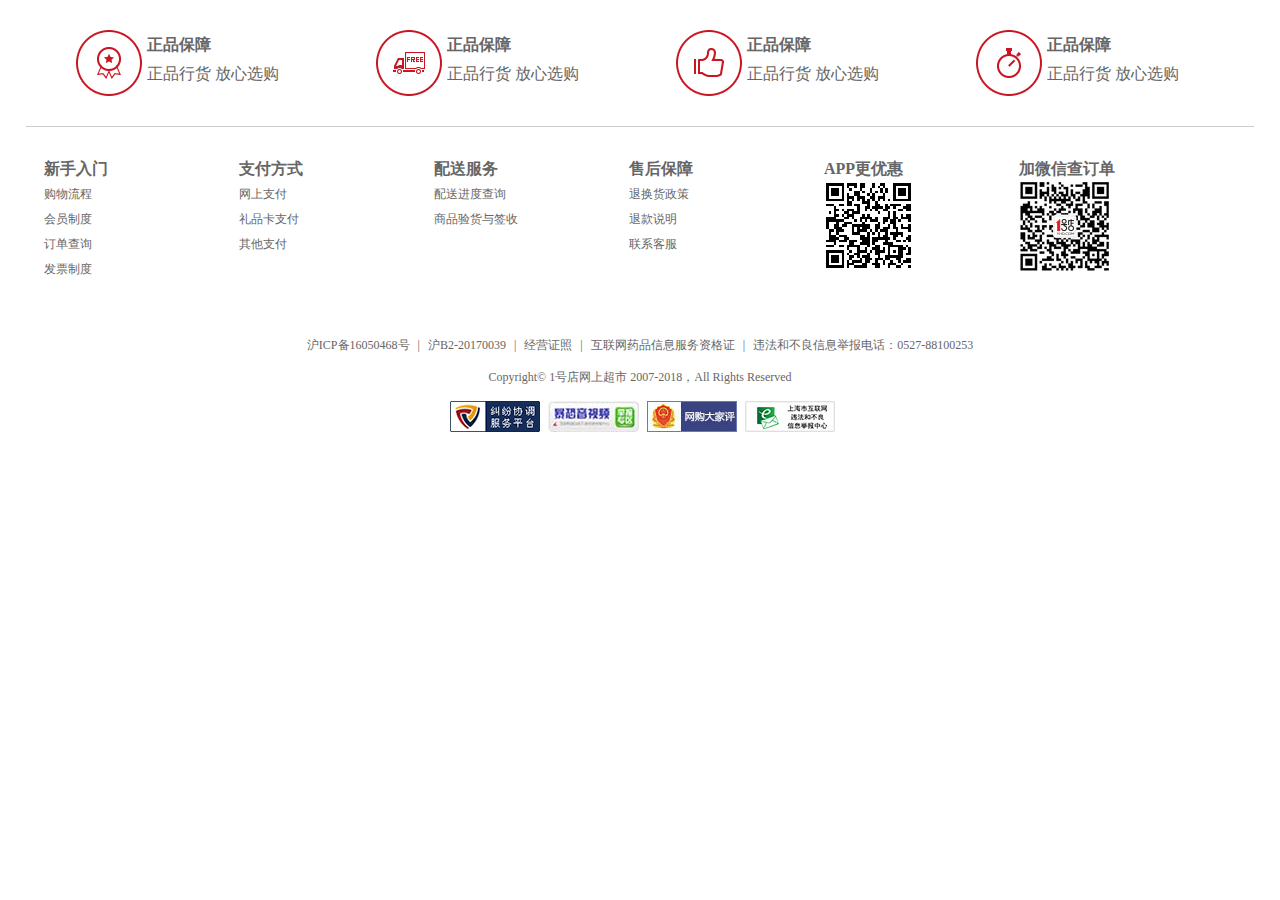
<file: footer/footer.html>
<!DOCTYPE html>
<html lang="en">
<head>
    <meta charset="UTF-8">
    <meta name="viewport" content="width=device-width, initial-scale=1.0">
    <meta http-equiv="X-UA-Compatible" content="ie=edge">
    <title>Document</title>
    <link rel="stylesheet" href="css/base.css">
    <link rel="stylesheet" href="css/footer.css">
</head>
<body>
    <div class="footer">
        <div class="w">
            <div class="ft_footer_service ">
                <ul class="ft_footer_service_list">
                    <li><img class="left" src="img/footer/59c8cf7fN8fc9078d.jpg" alt=""> <b class="left">正品保障</b> <span
                            class="left">正品行货 放心选购</span></li>
                    <li><img class="left" src="img/footer/59c8cf7fNde7383bf.jpg" alt=""> <b class="left">正品保障</b> <span
                            class="left">正品行货 放心选购</span></li>
                    <li><img class="left" src="img/footer/59c8cf7fNd11f701e.jpg" alt=""> <b class="left">正品保障</b> <span
                            class="left">正品行货 放心选购</span></li>
                    <li><img class="left" src="img/footer/59c8cf90N46946732.jpg" alt=""> <b class="left">正品保障</b> <span
                            class="left">正品行货 放心选购</span></li>
                </ul>
            </div>


            <div class="ft_help_list clearfix">
                <dl>
                    <dt>新手入门</dt>
                    <dd><a href="#">购物流程</a></dd>
                    <dd><a href="#">会员制度</a></dd>
                    <dd><a href="#">订单查询</a></dd>
                    <dd><a href="#">发票制度</a></dd>
                </dl>
                <dl>
                    <dt>支付方式</dt>
                    <dd><a href="#">网上支付</a></dd>
                    <dd><a href="#">礼品卡支付</a></dd>
                    <dd><a href="#">其他支付</a></dd>
                </dl>
                <dl>
                    <dt>配送服务</dt>
                    <dd><a href="#">配送进度查询</a></dd>
                    <dd><a href="#">商品验货与签收</a></dd>
                </dl>
                <dl>
                    <dt>售后保障</dt>
                    <dd><a href="#">退换货政策</a></dd>
                    <dd><a href="#">退款说明</a></dd>
                    <dd><a href="#">联系客服</a></dd>
                </dl>
                <dl>
                    <dt>APP更优惠</dt>
                    <dd><img src="img/footer/qryhd.png" alt=""></dd>
                </dl>
                <dl>
                    <dt>加微信查订单</dt>
                    <dd><img src="img/footer/59c8cf88N3cf17890.jpg" alt=""></dd>
                </dl>
            </div>

            <div class="ft_end">
                <div class="ft_footer_link">
                    <a href="">沪ICP备16050468号</a>
                    <span class="splid">|</span>
                    <a href="#">沪B2-20170039</a>
                    <span class="splid">|</span>
                    <a href="#">经营证照</a>
                    <span class="splid">|</span>
                    <a href="#">互联网药品信息服务资格证</a>
                    <span class="splid">|</span>
                    <a href="#">违法和不良信息举报电话：0527-88100253</a>
                </div>
                <div class="ft_footer_text">Copyright© 1号店网上超市 2007-2018，All Rights Reserved</div>
                <div class="ft_footer_friendlink">
                    <a href="#"><img src="img/footer/59c8cf69Nb776b0ad.gif" alt=""></a>
                    <a href="#"><img src="img/footer/59c8cf6eN2f101cb8.jpg" alt=""></a>
                    <a href="#"><img src="img/footer/59c8cf7fN94252fb8.jpg" alt=""></a>
                    <a href="#"><img src="img/footer/59c8cf88Na7f1b118.jpg" alt=""></a>
                </div>
            </div>
        </div>
    </div>
</body>
</html>
</file>
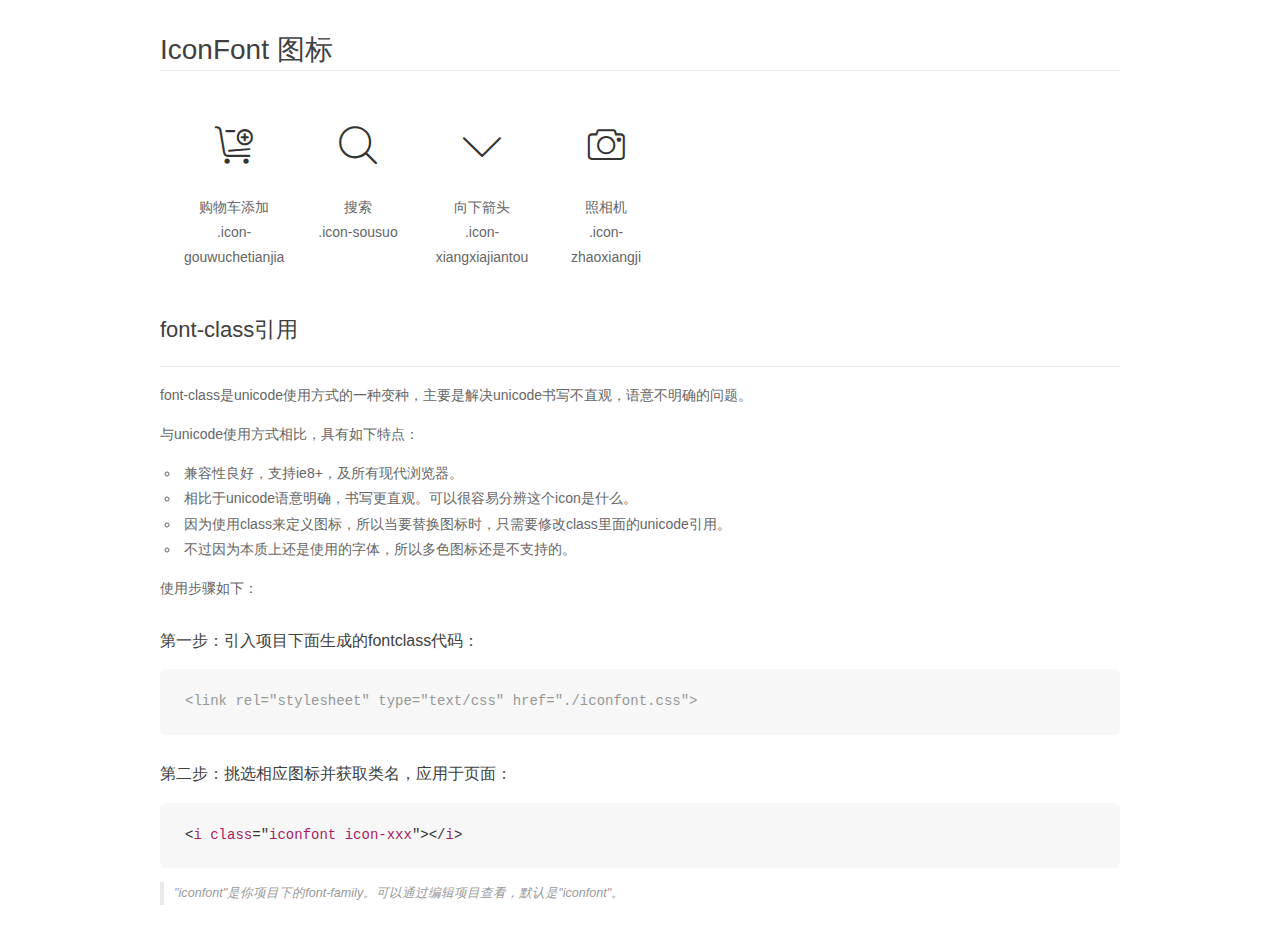
<file: iconfont/demo_fontclass.html>
<!DOCTYPE html>
<html>
<head>
    <meta charset="utf-8"/>
    <title>IconFont</title>
    <link rel="stylesheet" href="demo.css">
    <link rel="stylesheet" href="iconfont.css">
</head>
<body>
    <div class="main markdown">
        <h1>IconFont 图标</h1>
        <ul class="icon_lists clear">
            
                <li>
                <i class="icon iconfont icon-gouwuchetianjia"></i>
                    <div class="name">购物车添加</div>
                    <div class="fontclass">.icon-gouwuchetianjia</div>
                </li>
            
                <li>
                <i class="icon iconfont icon-sousuo"></i>
                    <div class="name">搜索</div>
                    <div class="fontclass">.icon-sousuo</div>
                </li>
            
                <li>
                <i class="icon iconfont icon-xiangxiajiantou"></i>
                    <div class="name">向下箭头</div>
                    <div class="fontclass">.icon-xiangxiajiantou</div>
                </li>
            
                <li>
                <i class="icon iconfont icon-zhaoxiangji"></i>
                    <div class="name">照相机</div>
                    <div class="fontclass">.icon-zhaoxiangji</div>
                </li>
            
        </ul>

        <h2 id="font-class-">font-class引用</h2>
        <hr>

        <p>font-class是unicode使用方式的一种变种，主要是解决unicode书写不直观，语意不明确的问题。</p>
        <p>与unicode使用方式相比，具有如下特点：</p>
        <ul>
        <li>兼容性良好，支持ie8+，及所有现代浏览器。</li>
        <li>相比于unicode语意明确，书写更直观。可以很容易分辨这个icon是什么。</li>
        <li>因为使用class来定义图标，所以当要替换图标时，只需要修改class里面的unicode引用。</li>
        <li>不过因为本质上还是使用的字体，所以多色图标还是不支持的。</li>
        </ul>
        <p>使用步骤如下：</p>
        <h3 id="-fontclass-">第一步：引入项目下面生成的fontclass代码：</h3>


        <pre><code class="lang-js hljs javascript"><span class="hljs-comment">&lt;link rel="stylesheet" type="text/css" href="./iconfont.css"&gt;</span></code></pre>
        <h3 id="-">第二步：挑选相应图标并获取类名，应用于页面：</h3>
        <pre><code class="lang-css hljs">&lt;<span class="hljs-selector-tag">i</span> <span class="hljs-selector-tag">class</span>="<span class="hljs-selector-tag">iconfont</span> <span class="hljs-selector-tag">icon-xxx</span>"&gt;&lt;/<span class="hljs-selector-tag">i</span>&gt;</code></pre>
        <blockquote>
        <p>"iconfont"是你项目下的font-family。可以通过编辑项目查看，默认是"iconfont"。</p>
        </blockquote>
    </div>
</body>
</html>
</file>
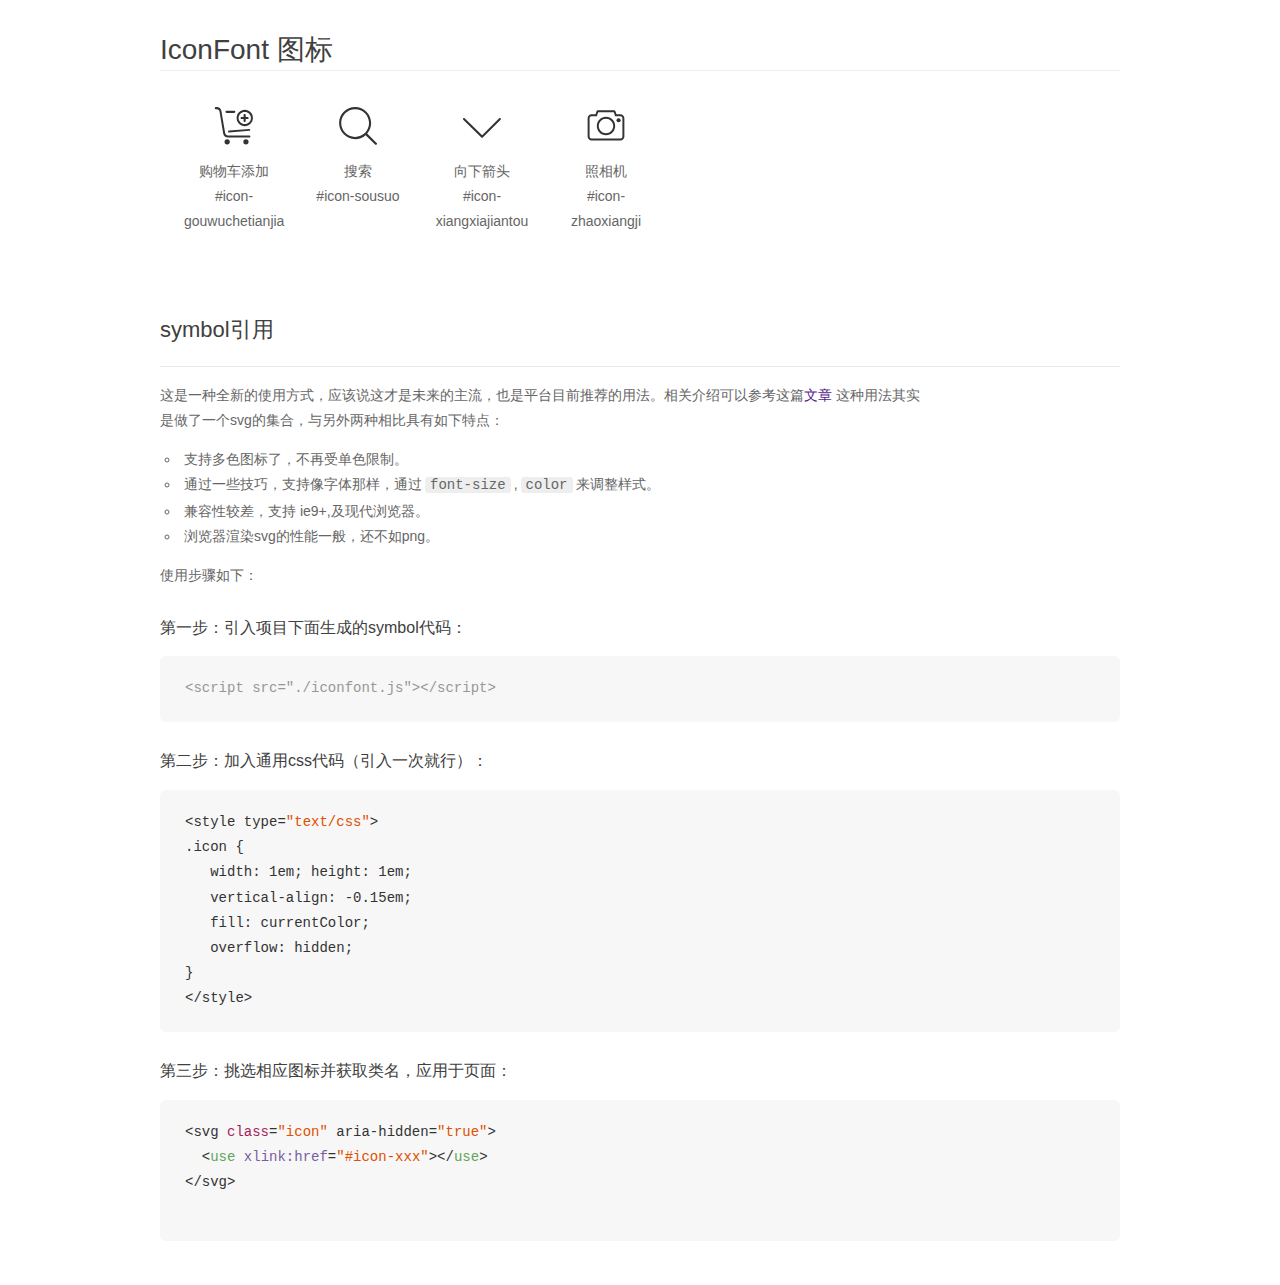
<file: iconfont/demo_symbol.html>
<!DOCTYPE html>
<html>
<head>
    <meta charset="utf-8"/>
    <title>IconFont</title>
    <link rel="stylesheet" href="demo.css">
    <script src="iconfont.js"></script>

    <style type="text/css">
        .icon {
          /* 通过设置 font-size 来改变图标大小 */
          width: 1em; height: 1em;
          /* 图标和文字相邻时，垂直对齐 */
          vertical-align: -0.15em;
          /* 通过设置 color 来改变 SVG 的颜色/fill */
          fill: currentColor;
          /* path 和 stroke 溢出 viewBox 部分在 IE 下会显示
             normalize.css 中也包含这行 */
          overflow: hidden;
        }

    </style>
</head>
<body>
    <div class="main markdown">
        <h1>IconFont 图标</h1>
        <ul class="icon_lists clear">
            
                <li>
                    <svg class="icon" aria-hidden="true">
                        <use xlink:href="#icon-gouwuchetianjia"></use>
                    </svg>
                    <div class="name">购物车添加</div>
                    <div class="fontclass">#icon-gouwuchetianjia</div>
                </li>
            
                <li>
                    <svg class="icon" aria-hidden="true">
                        <use xlink:href="#icon-sousuo"></use>
                    </svg>
                    <div class="name">搜索</div>
                    <div class="fontclass">#icon-sousuo</div>
                </li>
            
                <li>
                    <svg class="icon" aria-hidden="true">
                        <use xlink:href="#icon-xiangxiajiantou"></use>
                    </svg>
                    <div class="name">向下箭头</div>
                    <div class="fontclass">#icon-xiangxiajiantou</div>
                </li>
            
                <li>
                    <svg class="icon" aria-hidden="true">
                        <use xlink:href="#icon-zhaoxiangji"></use>
                    </svg>
                    <div class="name">照相机</div>
                    <div class="fontclass">#icon-zhaoxiangji</div>
                </li>
            
        </ul>


        <h2 id="symbol-">symbol引用</h2>
        <hr>

        <p>这是一种全新的使用方式，应该说这才是未来的主流，也是平台目前推荐的用法。相关介绍可以参考这篇<a href="">文章</a>
        这种用法其实是做了一个svg的集合，与另外两种相比具有如下特点：</p>
        <ul>
          <li>支持多色图标了，不再受单色限制。</li>
          <li>通过一些技巧，支持像字体那样，通过<code>font-size</code>,<code>color</code>来调整样式。</li>
          <li>兼容性较差，支持 ie9+,及现代浏览器。</li>
          <li>浏览器渲染svg的性能一般，还不如png。</li>
        </ul>
        <p>使用步骤如下：</p>
        <h3 id="-symbol-">第一步：引入项目下面生成的symbol代码：</h3>
        <pre><code class="lang-js hljs javascript"><span class="hljs-comment">&lt;script src="./iconfont.js"&gt;&lt;/script&gt;</span></code></pre>
        <h3 id="-css-">第二步：加入通用css代码（引入一次就行）：</h3>
        <pre><code class="lang-js hljs javascript">&lt;style type=<span class="hljs-string">"text/css"</span>&gt;
.icon {
   width: <span class="hljs-number">1</span>em; height: <span class="hljs-number">1</span>em;
   vertical-align: <span class="hljs-number">-0.15</span>em;
   fill: currentColor;
   overflow: hidden;
}
&lt;<span class="hljs-regexp">/style&gt;</span></code></pre>
        <h3 id="-">第三步：挑选相应图标并获取类名，应用于页面：</h3>
        <pre><code class="lang-js hljs javascript">&lt;svg <span class="hljs-class"><span class="hljs-keyword">class</span></span>=<span class="hljs-string">"icon"</span> aria-hidden=<span class="hljs-string">"true"</span>&gt;<span class="xml"><span class="hljs-tag">
  &lt;<span class="hljs-name">use</span> <span class="hljs-attr">xlink:href</span>=<span class="hljs-string">"#icon-xxx"</span>&gt;</span><span class="hljs-tag">&lt;/<span class="hljs-name">use</span>&gt;</span>
</span>&lt;<span class="hljs-regexp">/svg&gt;
        </span></code></pre>
    </div>
</body>
</html>
</file>
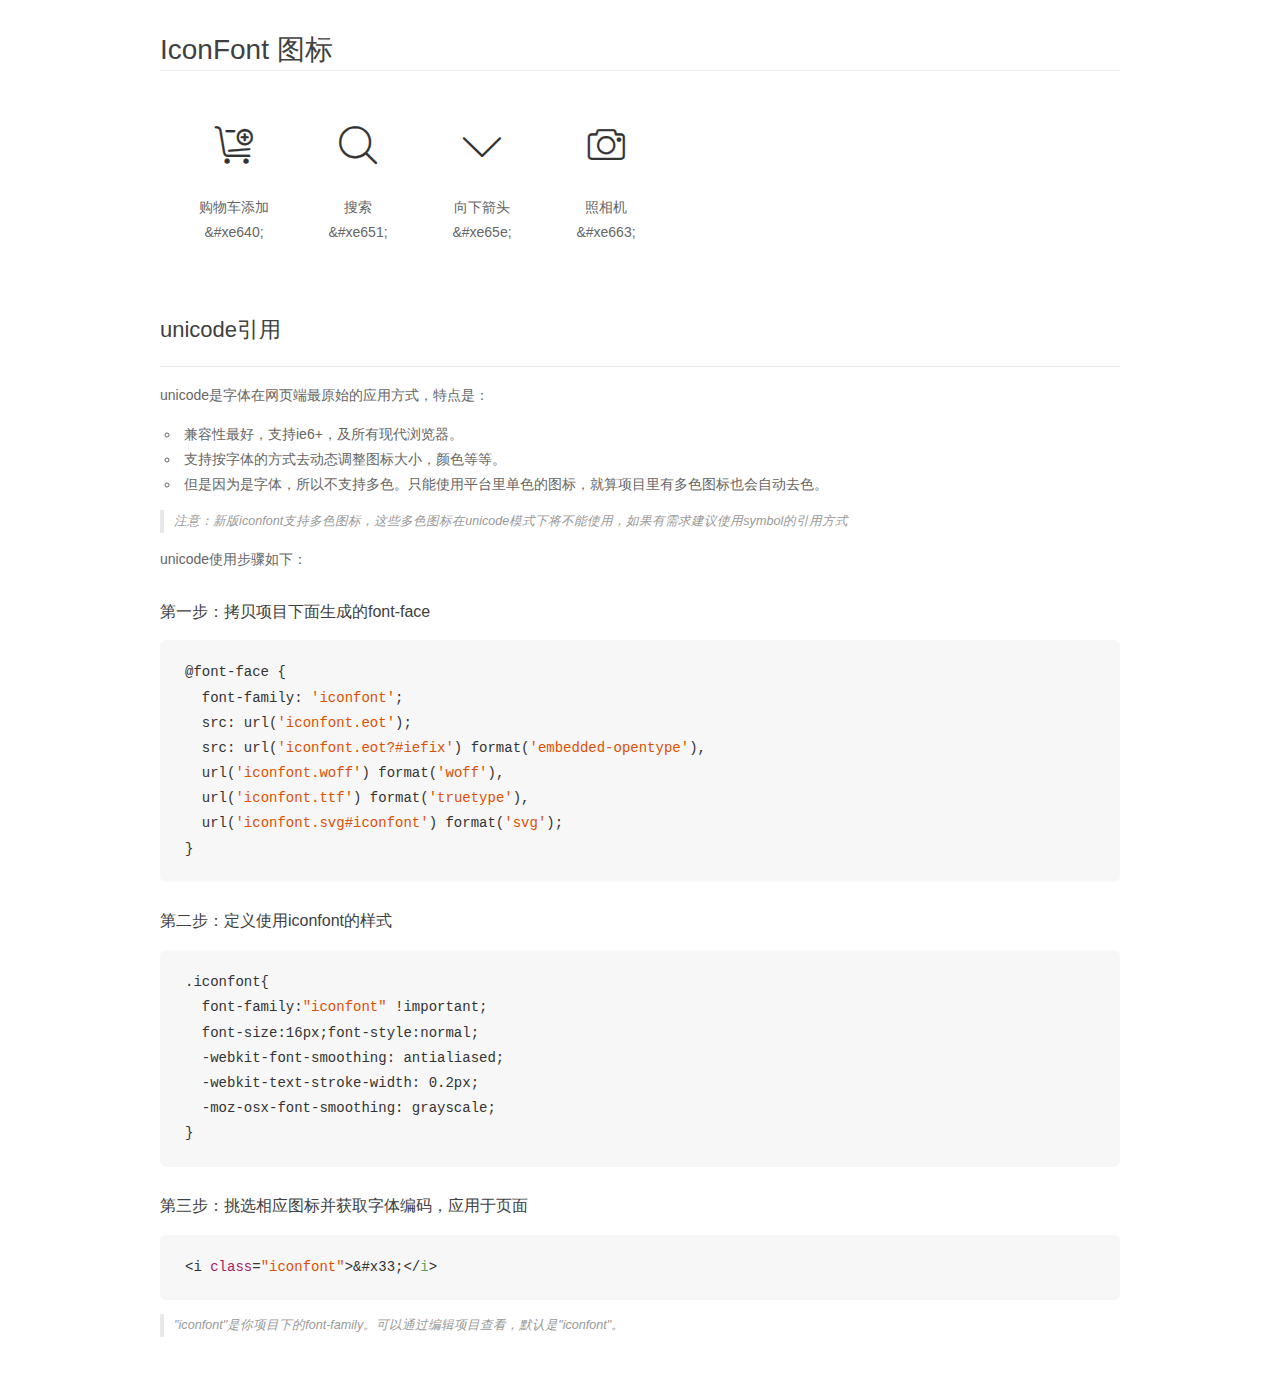
<file: iconfont/demo_unicode.html>
<!DOCTYPE html>
<html>
<head>
    <meta charset="utf-8"/>
    <title>IconFont</title>
    <link rel="stylesheet" href="demo.css">

    <style type="text/css">

        @font-face {font-family: "iconfont";
          src: url('iconfont.eot'); /* IE9*/
          src: url('iconfont.eot#iefix') format('embedded-opentype'), /* IE6-IE8 */
          url('iconfont.woff') format('woff'), /* chrome, firefox */
          url('iconfont.ttf') format('truetype'), /* chrome, firefox, opera, Safari, Android, iOS 4.2+*/
          url('iconfont.svg#iconfont') format('svg'); /* iOS 4.1- */
        }

        .iconfont {
          font-family:"iconfont" !important;
          font-size:16px;
          font-style:normal;
          -webkit-font-smoothing: antialiased;
          -webkit-text-stroke-width: 0.2px;
          -moz-osx-font-smoothing: grayscale;
        }

    </style>
</head>
<body>
    <div class="main markdown">
        <h1>IconFont 图标</h1>
        <ul class="icon_lists clear">
            
                <li>
                <i class="icon iconfont">&#xe640;</i>
                    <div class="name">购物车添加</div>
                    <div class="code">&amp;#xe640;</div>
                </li>
            
                <li>
                <i class="icon iconfont">&#xe651;</i>
                    <div class="name">搜索</div>
                    <div class="code">&amp;#xe651;</div>
                </li>
            
                <li>
                <i class="icon iconfont">&#xe65e;</i>
                    <div class="name">向下箭头</div>
                    <div class="code">&amp;#xe65e;</div>
                </li>
            
                <li>
                <i class="icon iconfont">&#xe663;</i>
                    <div class="name">照相机</div>
                    <div class="code">&amp;#xe663;</div>
                </li>
            
        </ul>
        <h2 id="unicode-">unicode引用</h2>
        <hr>

        <p>unicode是字体在网页端最原始的应用方式，特点是：</p>
        <ul>
        <li>兼容性最好，支持ie6+，及所有现代浏览器。</li>
        <li>支持按字体的方式去动态调整图标大小，颜色等等。</li>
        <li>但是因为是字体，所以不支持多色。只能使用平台里单色的图标，就算项目里有多色图标也会自动去色。</li>
        </ul>
        <blockquote>
        <p>注意：新版iconfont支持多色图标，这些多色图标在unicode模式下将不能使用，如果有需求建议使用symbol的引用方式</p>
        </blockquote>
        <p>unicode使用步骤如下：</p>
        <h3 id="-font-face">第一步：拷贝项目下面生成的font-face</h3>
        <pre><code class="lang-js hljs javascript">@font-face {
  font-family: <span class="hljs-string">'iconfont'</span>;
  src: url(<span class="hljs-string">'iconfont.eot'</span>);
  src: url(<span class="hljs-string">'iconfont.eot?#iefix'</span>) format(<span class="hljs-string">'embedded-opentype'</span>),
  url(<span class="hljs-string">'iconfont.woff'</span>) format(<span class="hljs-string">'woff'</span>),
  url(<span class="hljs-string">'iconfont.ttf'</span>) format(<span class="hljs-string">'truetype'</span>),
  url(<span class="hljs-string">'iconfont.svg#iconfont'</span>) format(<span class="hljs-string">'svg'</span>);
}
</code></pre>
        <h3 id="-iconfont-">第二步：定义使用iconfont的样式</h3>
        <pre><code class="lang-js hljs javascript">.iconfont{
  font-family:<span class="hljs-string">"iconfont"</span> !important;
  font-size:<span class="hljs-number">16</span>px;font-style:normal;
  -webkit-font-smoothing: antialiased;
  -webkit-text-stroke-width: <span class="hljs-number">0.2</span>px;
  -moz-osx-font-smoothing: grayscale;
}
</code></pre>
        <h3 id="-">第三步：挑选相应图标并获取字体编码，应用于页面</h3>
        <pre><code class="lang-js hljs javascript">&lt;i <span class="hljs-class"><span class="hljs-keyword">class</span></span>=<span class="hljs-string">"iconfont"</span>&gt;&amp;#x33;<span class="xml"><span class="hljs-tag">&lt;/<span class="hljs-name">i</span>&gt;</span></span></code></pre>

        <blockquote>
        <p>"iconfont"是你项目下的font-family。可以通过编辑项目查看，默认是"iconfont"。</p>
        </blockquote>
    </div>


</body>
</html>
</file>
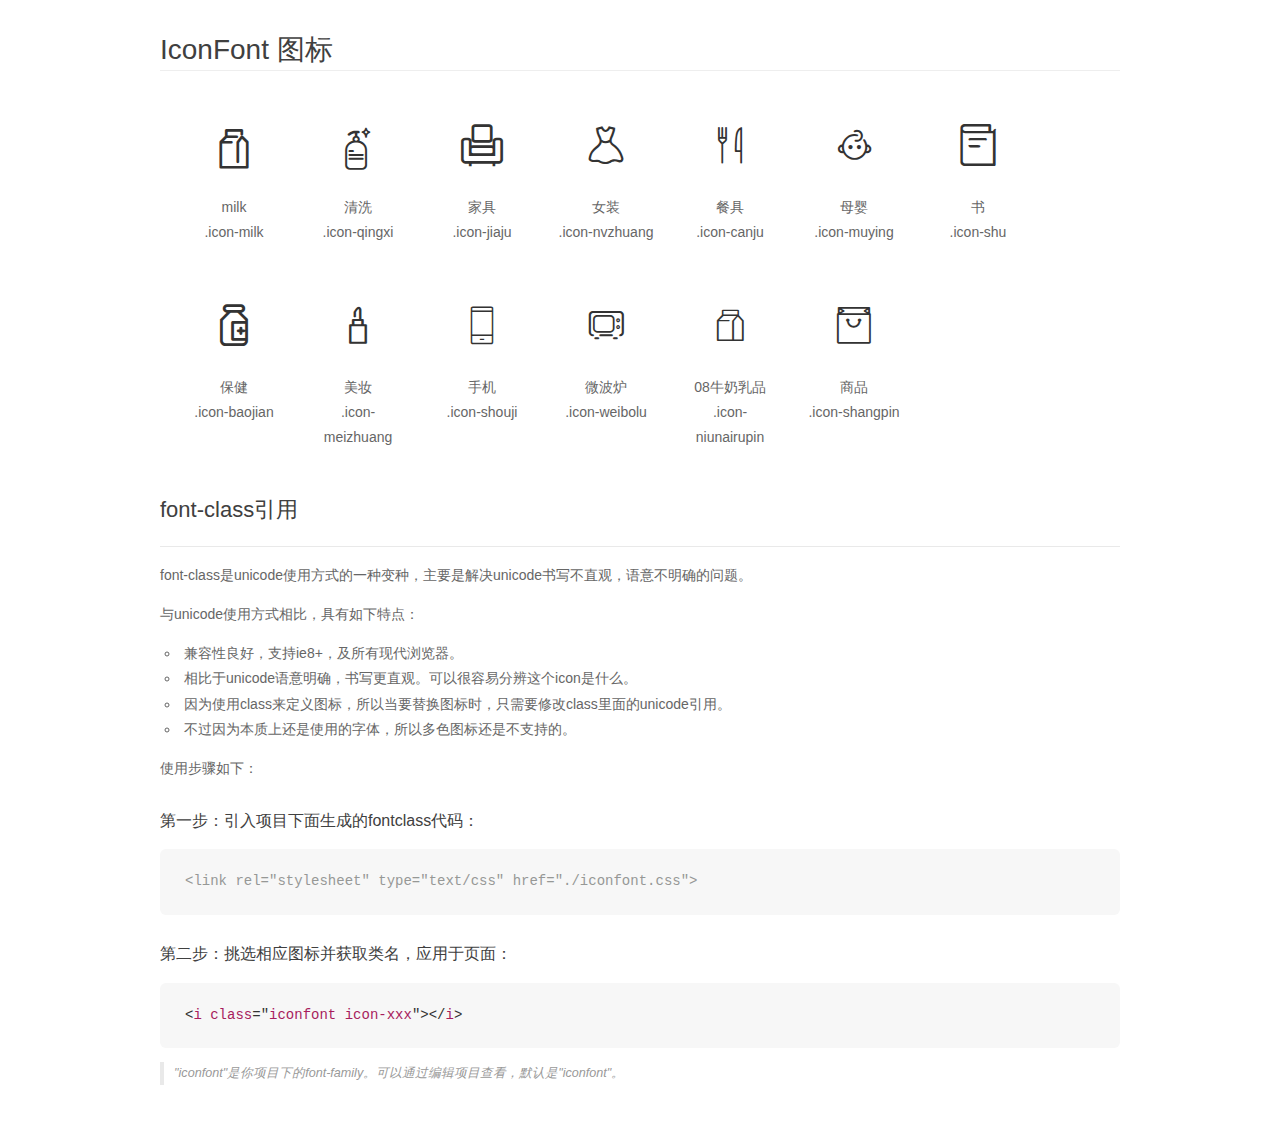
<file: 1号店项目/iconfont/demo_fontclass.html>
<!DOCTYPE html>
<html>
<head>
    <meta charset="utf-8"/>
    <title>IconFont</title>
    <link rel="stylesheet" href="demo.css">
    <link rel="stylesheet" href="iconfont.css">
</head>
<body>
    <div class="main markdown">
        <h1>IconFont 图标</h1>
        <ul class="icon_lists clear">
            
                <li>
                <i class="icon iconfont icon-milk"></i>
                    <div class="name">milk</div>
                    <div class="fontclass">.icon-milk</div>
                </li>
            
                <li>
                <i class="icon iconfont icon-qingxi"></i>
                    <div class="name">清洗</div>
                    <div class="fontclass">.icon-qingxi</div>
                </li>
            
                <li>
                <i class="icon iconfont icon-jiaju"></i>
                    <div class="name">家具</div>
                    <div class="fontclass">.icon-jiaju</div>
                </li>
            
                <li>
                <i class="icon iconfont icon-nvzhuang"></i>
                    <div class="name">女装</div>
                    <div class="fontclass">.icon-nvzhuang</div>
                </li>
            
                <li>
                <i class="icon iconfont icon-canju"></i>
                    <div class="name">餐具</div>
                    <div class="fontclass">.icon-canju</div>
                </li>
            
                <li>
                <i class="icon iconfont icon-muying"></i>
                    <div class="name">母婴</div>
                    <div class="fontclass">.icon-muying</div>
                </li>
            
                <li>
                <i class="icon iconfont icon-shu"></i>
                    <div class="name">书</div>
                    <div class="fontclass">.icon-shu</div>
                </li>
            
                <li>
                <i class="icon iconfont icon-baojian"></i>
                    <div class="name">保健</div>
                    <div class="fontclass">.icon-baojian</div>
                </li>
            
                <li>
                <i class="icon iconfont icon-meizhuang"></i>
                    <div class="name">美妆</div>
                    <div class="fontclass">.icon-meizhuang</div>
                </li>
            
                <li>
                <i class="icon iconfont icon-shouji"></i>
                    <div class="name">手机</div>
                    <div class="fontclass">.icon-shouji</div>
                </li>
            
                <li>
                <i class="icon iconfont icon-weibolu"></i>
                    <div class="name">微波炉</div>
                    <div class="fontclass">.icon-weibolu</div>
                </li>
            
                <li>
                <i class="icon iconfont icon-niunairupin"></i>
                    <div class="name">08牛奶乳品</div>
                    <div class="fontclass">.icon-niunairupin</div>
                </li>
            
                <li>
                <i class="icon iconfont icon-shangpin"></i>
                    <div class="name">商品</div>
                    <div class="fontclass">.icon-shangpin</div>
                </li>
            
        </ul>

        <h2 id="font-class-">font-class引用</h2>
        <hr>

        <p>font-class是unicode使用方式的一种变种，主要是解决unicode书写不直观，语意不明确的问题。</p>
        <p>与unicode使用方式相比，具有如下特点：</p>
        <ul>
        <li>兼容性良好，支持ie8+，及所有现代浏览器。</li>
        <li>相比于unicode语意明确，书写更直观。可以很容易分辨这个icon是什么。</li>
        <li>因为使用class来定义图标，所以当要替换图标时，只需要修改class里面的unicode引用。</li>
        <li>不过因为本质上还是使用的字体，所以多色图标还是不支持的。</li>
        </ul>
        <p>使用步骤如下：</p>
        <h3 id="-fontclass-">第一步：引入项目下面生成的fontclass代码：</h3>


        <pre><code class="lang-js hljs javascript"><span class="hljs-comment">&lt;link rel="stylesheet" type="text/css" href="./iconfont.css"&gt;</span></code></pre>
        <h3 id="-">第二步：挑选相应图标并获取类名，应用于页面：</h3>
        <pre><code class="lang-css hljs">&lt;<span class="hljs-selector-tag">i</span> <span class="hljs-selector-tag">class</span>="<span class="hljs-selector-tag">iconfont</span> <span class="hljs-selector-tag">icon-xxx</span>"&gt;&lt;/<span class="hljs-selector-tag">i</span>&gt;</code></pre>
        <blockquote>
        <p>"iconfont"是你项目下的font-family。可以通过编辑项目查看，默认是"iconfont"。</p>
        </blockquote>
    </div>
</body>
</html>
</file>
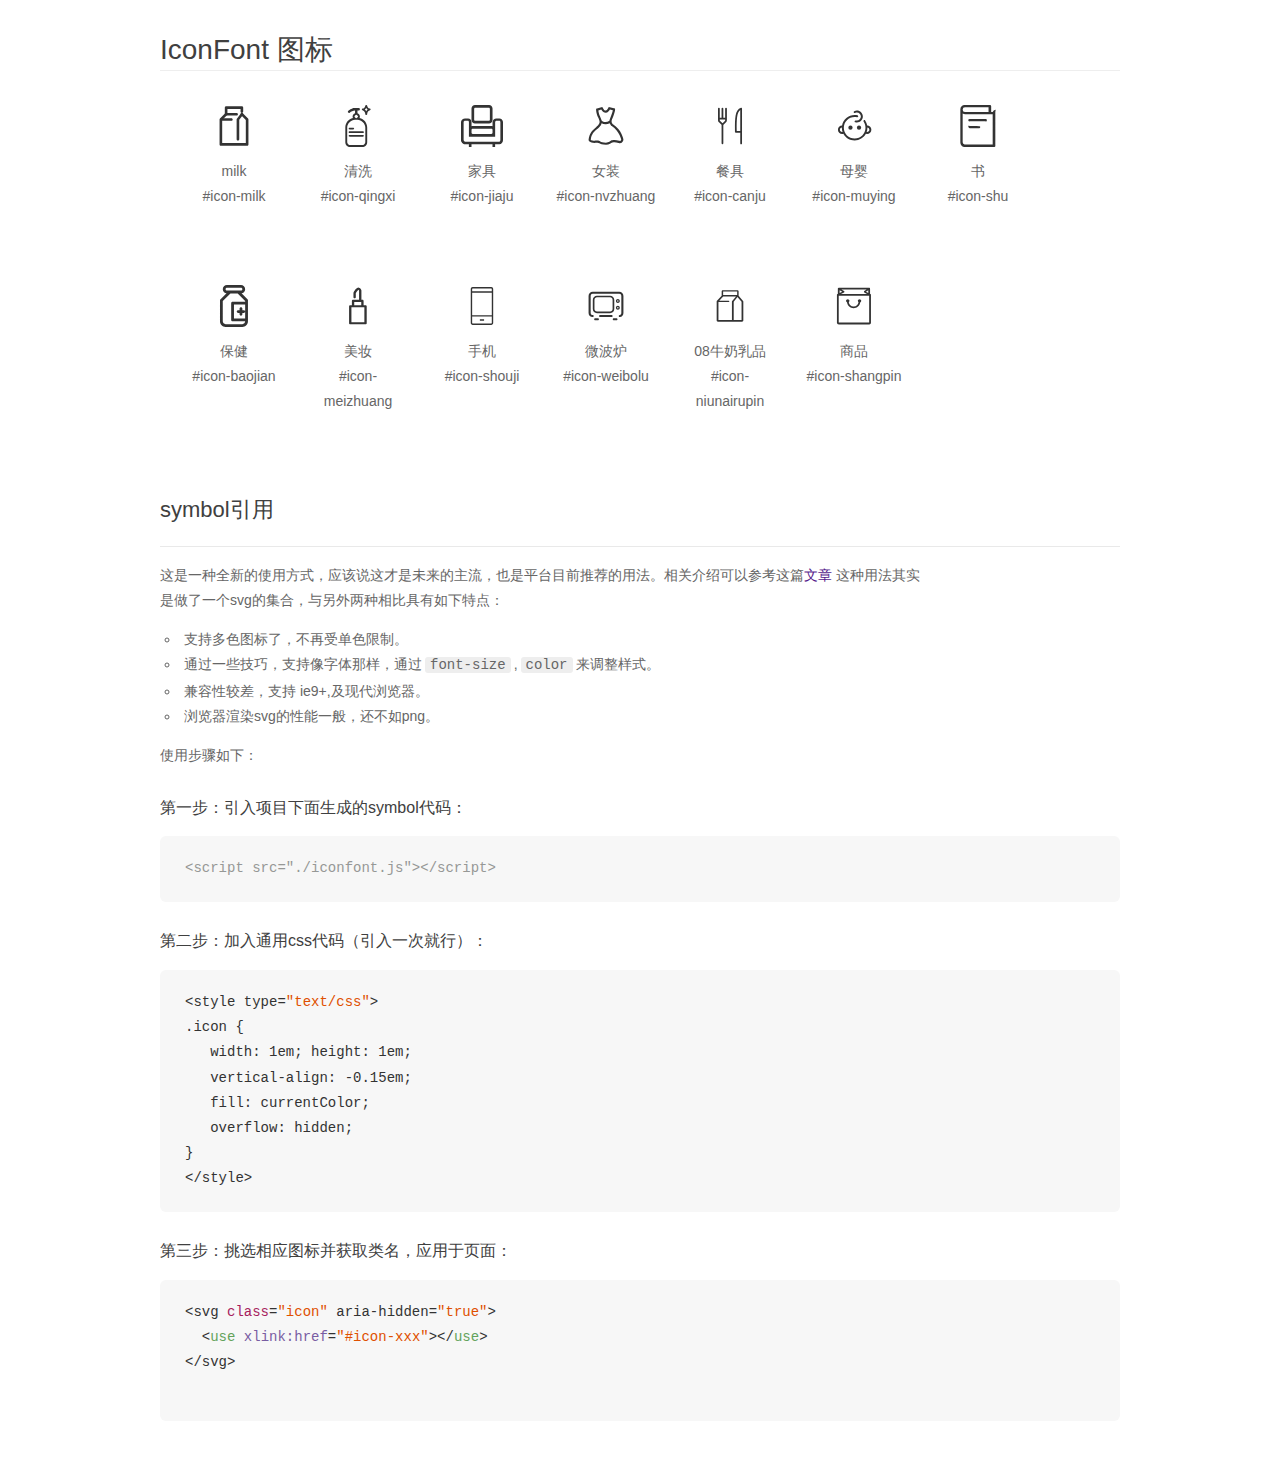
<file: 1号店项目/iconfont/demo_symbol.html>
<!DOCTYPE html>
<html>
<head>
    <meta charset="utf-8"/>
    <title>IconFont</title>
    <link rel="stylesheet" href="demo.css">
    <script src="iconfont.js"></script>

    <style type="text/css">
        .icon {
          /* 通过设置 font-size 来改变图标大小 */
          width: 1em; height: 1em;
          /* 图标和文字相邻时，垂直对齐 */
          vertical-align: -0.15em;
          /* 通过设置 color 来改变 SVG 的颜色/fill */
          fill: currentColor;
          /* path 和 stroke 溢出 viewBox 部分在 IE 下会显示
             normalize.css 中也包含这行 */
          overflow: hidden;
        }

    </style>
</head>
<body>
    <div class="main markdown">
        <h1>IconFont 图标</h1>
        <ul class="icon_lists clear">
            
                <li>
                    <svg class="icon" aria-hidden="true">
                        <use xlink:href="#icon-milk"></use>
                    </svg>
                    <div class="name">milk</div>
                    <div class="fontclass">#icon-milk</div>
                </li>
            
                <li>
                    <svg class="icon" aria-hidden="true">
                        <use xlink:href="#icon-qingxi"></use>
                    </svg>
                    <div class="name">清洗</div>
                    <div class="fontclass">#icon-qingxi</div>
                </li>
            
                <li>
                    <svg class="icon" aria-hidden="true">
                        <use xlink:href="#icon-jiaju"></use>
                    </svg>
                    <div class="name">家具</div>
                    <div class="fontclass">#icon-jiaju</div>
                </li>
            
                <li>
                    <svg class="icon" aria-hidden="true">
                        <use xlink:href="#icon-nvzhuang"></use>
                    </svg>
                    <div class="name">女装</div>
                    <div class="fontclass">#icon-nvzhuang</div>
                </li>
            
                <li>
                    <svg class="icon" aria-hidden="true">
                        <use xlink:href="#icon-canju"></use>
                    </svg>
                    <div class="name">餐具</div>
                    <div class="fontclass">#icon-canju</div>
                </li>
            
                <li>
                    <svg class="icon" aria-hidden="true">
                        <use xlink:href="#icon-muying"></use>
                    </svg>
                    <div class="name">母婴</div>
                    <div class="fontclass">#icon-muying</div>
                </li>
            
                <li>
                    <svg class="icon" aria-hidden="true">
                        <use xlink:href="#icon-shu"></use>
                    </svg>
                    <div class="name">书</div>
                    <div class="fontclass">#icon-shu</div>
                </li>
            
                <li>
                    <svg class="icon" aria-hidden="true">
                        <use xlink:href="#icon-baojian"></use>
                    </svg>
                    <div class="name">保健</div>
                    <div class="fontclass">#icon-baojian</div>
                </li>
            
                <li>
                    <svg class="icon" aria-hidden="true">
                        <use xlink:href="#icon-meizhuang"></use>
                    </svg>
                    <div class="name">美妆</div>
                    <div class="fontclass">#icon-meizhuang</div>
                </li>
            
                <li>
                    <svg class="icon" aria-hidden="true">
                        <use xlink:href="#icon-shouji"></use>
                    </svg>
                    <div class="name">手机</div>
                    <div class="fontclass">#icon-shouji</div>
                </li>
            
                <li>
                    <svg class="icon" aria-hidden="true">
                        <use xlink:href="#icon-weibolu"></use>
                    </svg>
                    <div class="name">微波炉</div>
                    <div class="fontclass">#icon-weibolu</div>
                </li>
            
                <li>
                    <svg class="icon" aria-hidden="true">
                        <use xlink:href="#icon-niunairupin"></use>
                    </svg>
                    <div class="name">08牛奶乳品</div>
                    <div class="fontclass">#icon-niunairupin</div>
                </li>
            
                <li>
                    <svg class="icon" aria-hidden="true">
                        <use xlink:href="#icon-shangpin"></use>
                    </svg>
                    <div class="name">商品</div>
                    <div class="fontclass">#icon-shangpin</div>
                </li>
            
        </ul>


        <h2 id="symbol-">symbol引用</h2>
        <hr>

        <p>这是一种全新的使用方式，应该说这才是未来的主流，也是平台目前推荐的用法。相关介绍可以参考这篇<a href="">文章</a>
        这种用法其实是做了一个svg的集合，与另外两种相比具有如下特点：</p>
        <ul>
          <li>支持多色图标了，不再受单色限制。</li>
          <li>通过一些技巧，支持像字体那样，通过<code>font-size</code>,<code>color</code>来调整样式。</li>
          <li>兼容性较差，支持 ie9+,及现代浏览器。</li>
          <li>浏览器渲染svg的性能一般，还不如png。</li>
        </ul>
        <p>使用步骤如下：</p>
        <h3 id="-symbol-">第一步：引入项目下面生成的symbol代码：</h3>
        <pre><code class="lang-js hljs javascript"><span class="hljs-comment">&lt;script src="./iconfont.js"&gt;&lt;/script&gt;</span></code></pre>
        <h3 id="-css-">第二步：加入通用css代码（引入一次就行）：</h3>
        <pre><code class="lang-js hljs javascript">&lt;style type=<span class="hljs-string">"text/css"</span>&gt;
.icon {
   width: <span class="hljs-number">1</span>em; height: <span class="hljs-number">1</span>em;
   vertical-align: <span class="hljs-number">-0.15</span>em;
   fill: currentColor;
   overflow: hidden;
}
&lt;<span class="hljs-regexp">/style&gt;</span></code></pre>
        <h3 id="-">第三步：挑选相应图标并获取类名，应用于页面：</h3>
        <pre><code class="lang-js hljs javascript">&lt;svg <span class="hljs-class"><span class="hljs-keyword">class</span></span>=<span class="hljs-string">"icon"</span> aria-hidden=<span class="hljs-string">"true"</span>&gt;<span class="xml"><span class="hljs-tag">
  &lt;<span class="hljs-name">use</span> <span class="hljs-attr">xlink:href</span>=<span class="hljs-string">"#icon-xxx"</span>&gt;</span><span class="hljs-tag">&lt;/<span class="hljs-name">use</span>&gt;</span>
</span>&lt;<span class="hljs-regexp">/svg&gt;
        </span></code></pre>
    </div>
</body>
</html>
</file>
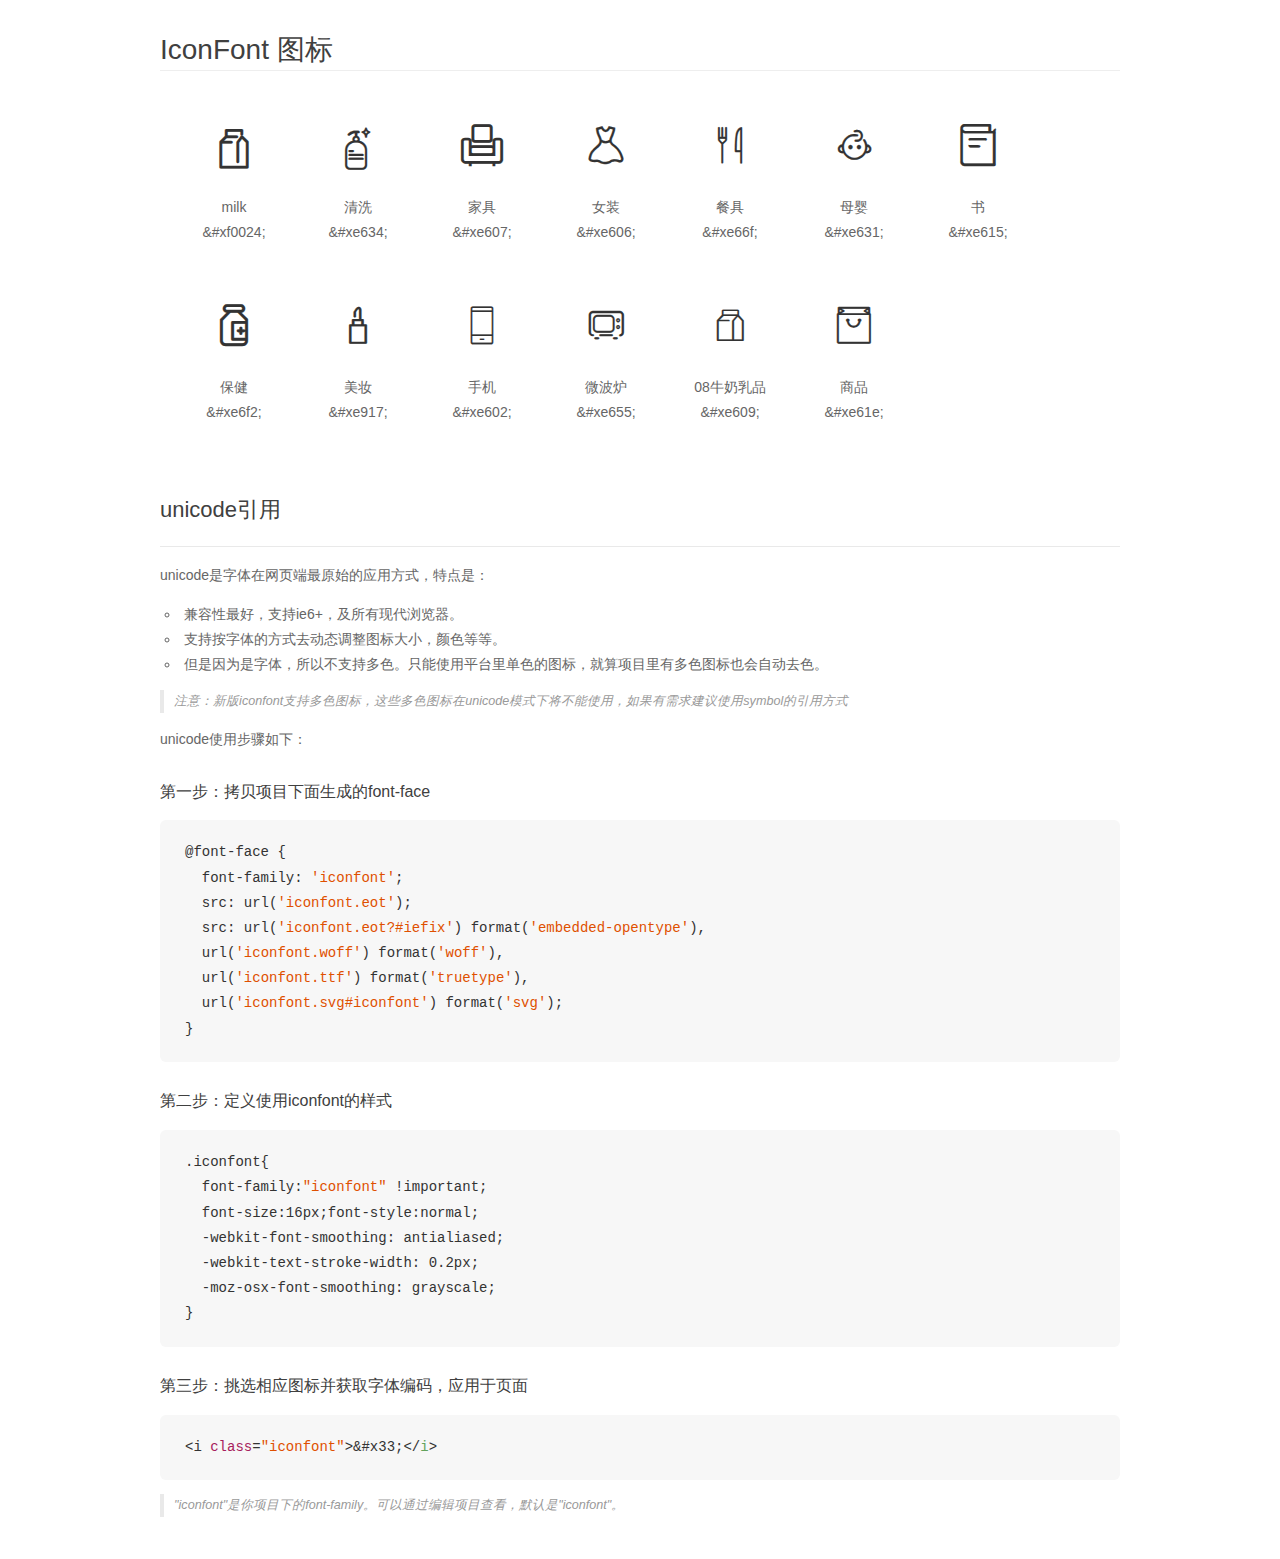
<file: 1号店项目/iconfont/demo_unicode.html>
<!DOCTYPE html>
<html>
<head>
    <meta charset="utf-8"/>
    <title>IconFont</title>
    <link rel="stylesheet" href="demo.css">

    <style type="text/css">

        @font-face {font-family: "iconfont";
          src: url('iconfont.eot'); /* IE9*/
          src: url('iconfont.eot#iefix') format('embedded-opentype'), /* IE6-IE8 */
          url('iconfont.woff') format('woff'), /* chrome, firefox */
          url('iconfont.ttf') format('truetype'), /* chrome, firefox, opera, Safari, Android, iOS 4.2+*/
          url('iconfont.svg#iconfont') format('svg'); /* iOS 4.1- */
        }

        .iconfont {
          font-family:"iconfont" !important;
          font-size:16px;
          font-style:normal;
          -webkit-font-smoothing: antialiased;
          -webkit-text-stroke-width: 0.2px;
          -moz-osx-font-smoothing: grayscale;
        }

    </style>
</head>
<body>
    <div class="main markdown">
        <h1>IconFont 图标</h1>
        <ul class="icon_lists clear">
            
                <li>
                <i class="icon iconfont">&#xf0024;</i>
                    <div class="name">milk</div>
                    <div class="code">&amp;#xf0024;</div>
                </li>
            
                <li>
                <i class="icon iconfont">&#xe634;</i>
                    <div class="name">清洗</div>
                    <div class="code">&amp;#xe634;</div>
                </li>
            
                <li>
                <i class="icon iconfont">&#xe607;</i>
                    <div class="name">家具</div>
                    <div class="code">&amp;#xe607;</div>
                </li>
            
                <li>
                <i class="icon iconfont">&#xe606;</i>
                    <div class="name">女装</div>
                    <div class="code">&amp;#xe606;</div>
                </li>
            
                <li>
                <i class="icon iconfont">&#xe66f;</i>
                    <div class="name">餐具</div>
                    <div class="code">&amp;#xe66f;</div>
                </li>
            
                <li>
                <i class="icon iconfont">&#xe631;</i>
                    <div class="name">母婴</div>
                    <div class="code">&amp;#xe631;</div>
                </li>
            
                <li>
                <i class="icon iconfont">&#xe615;</i>
                    <div class="name">书</div>
                    <div class="code">&amp;#xe615;</div>
                </li>
            
                <li>
                <i class="icon iconfont">&#xe6f2;</i>
                    <div class="name">保健</div>
                    <div class="code">&amp;#xe6f2;</div>
                </li>
            
                <li>
                <i class="icon iconfont">&#xe917;</i>
                    <div class="name">美妆</div>
                    <div class="code">&amp;#xe917;</div>
                </li>
            
                <li>
                <i class="icon iconfont">&#xe602;</i>
                    <div class="name">手机</div>
                    <div class="code">&amp;#xe602;</div>
                </li>
            
                <li>
                <i class="icon iconfont">&#xe655;</i>
                    <div class="name">微波炉</div>
                    <div class="code">&amp;#xe655;</div>
                </li>
            
                <li>
                <i class="icon iconfont">&#xe609;</i>
                    <div class="name">08牛奶乳品</div>
                    <div class="code">&amp;#xe609;</div>
                </li>
            
                <li>
                <i class="icon iconfont">&#xe61e;</i>
                    <div class="name">商品</div>
                    <div class="code">&amp;#xe61e;</div>
                </li>
            
        </ul>
        <h2 id="unicode-">unicode引用</h2>
        <hr>

        <p>unicode是字体在网页端最原始的应用方式，特点是：</p>
        <ul>
        <li>兼容性最好，支持ie6+，及所有现代浏览器。</li>
        <li>支持按字体的方式去动态调整图标大小，颜色等等。</li>
        <li>但是因为是字体，所以不支持多色。只能使用平台里单色的图标，就算项目里有多色图标也会自动去色。</li>
        </ul>
        <blockquote>
        <p>注意：新版iconfont支持多色图标，这些多色图标在unicode模式下将不能使用，如果有需求建议使用symbol的引用方式</p>
        </blockquote>
        <p>unicode使用步骤如下：</p>
        <h3 id="-font-face">第一步：拷贝项目下面生成的font-face</h3>
        <pre><code class="lang-js hljs javascript">@font-face {
  font-family: <span class="hljs-string">'iconfont'</span>;
  src: url(<span class="hljs-string">'iconfont.eot'</span>);
  src: url(<span class="hljs-string">'iconfont.eot?#iefix'</span>) format(<span class="hljs-string">'embedded-opentype'</span>),
  url(<span class="hljs-string">'iconfont.woff'</span>) format(<span class="hljs-string">'woff'</span>),
  url(<span class="hljs-string">'iconfont.ttf'</span>) format(<span class="hljs-string">'truetype'</span>),
  url(<span class="hljs-string">'iconfont.svg#iconfont'</span>) format(<span class="hljs-string">'svg'</span>);
}
</code></pre>
        <h3 id="-iconfont-">第二步：定义使用iconfont的样式</h3>
        <pre><code class="lang-js hljs javascript">.iconfont{
  font-family:<span class="hljs-string">"iconfont"</span> !important;
  font-size:<span class="hljs-number">16</span>px;font-style:normal;
  -webkit-font-smoothing: antialiased;
  -webkit-text-stroke-width: <span class="hljs-number">0.2</span>px;
  -moz-osx-font-smoothing: grayscale;
}
</code></pre>
        <h3 id="-">第三步：挑选相应图标并获取字体编码，应用于页面</h3>
        <pre><code class="lang-js hljs javascript">&lt;i <span class="hljs-class"><span class="hljs-keyword">class</span></span>=<span class="hljs-string">"iconfont"</span>&gt;&amp;#x33;<span class="xml"><span class="hljs-tag">&lt;/<span class="hljs-name">i</span>&gt;</span></span></code></pre>

        <blockquote>
        <p>"iconfont"是你项目下的font-family。可以通过编辑项目查看，默认是"iconfont"。</p>
        </blockquote>
    </div>


</body>
</html>
</file>
<file: footer/css/base.css>
body,h1,h2,h3,h4,h5,h6,p,ul,dl,dt,dd{
	padding: 0;
	margin: 0;
	list-style:none;
}
a{
	text-decoration: none;
}
input,img{
	padding: 0;
	margin: 0;
	outline: none;
	border: none;
}
.left{
	float: left;
}
.right{
	float: right;
}

.w{
	width: 1228px;
	margin: 0 auto;
}
.chearfix::after{
	content: "";
	display: block;
	clear: both;

	height: 0;
	visibility: hidden;
	line-height: 0;
}
.clearfix{
	zoom: 1;
}
</file>
<file: footer/css/footer.css>
.footer {
  color: #666;
  background: white;
}
.ft_footer_service_list {
  height: 66px;
  padding: 30px 0;
  border-bottom: 1px solid #ccc;
}
.ft_footer_service_list li {
  margin-left: 50px;
  height: 66px;
  width: 250px;
  float: left;
}
.ft_footer_service_list li > b {
  margin: 5px 0 8px 5px;
  width: 150px;
}
.ft_footer_service_list li > span {
  margin-left: 5px;
}
.ft_help_list {
  color: #666;
  width: 100%;
  height: 150px;
  padding: 30px 0 30px 10px;
}
.ft_help_list dl {
  width: 179px;
  padding: 0 8px;
  line-height: 24px;
  float: left;
}
.ft_help_list dt {
  font-weight: 700;
}
.ft_help_list dd a {
  font-size: 12px;
  color: #666;
}
.ft_end {
  width: 100%;
  text-align: center;
  font-size: 12px;
}
.ft_end a {
  color: #666;
}
.ft_end .splid {
  padding: 0 5px;
}
.ft_footer_text {
  margin: 15px 0;
}
.ft_footer_friendlink{
    padding-bottom: 20px;
}
.ft_footer_friendlink>a{
    margin-left: 5px;
}
</file>
<file: iconfont/iconfont.css>
@font-face {font-family: "iconfont";
  src: url('iconfont.eot?t=1534382222048'); /* IE9*/
  src: url('iconfont.eot?t=1534382222048#iefix') format('embedded-opentype'), /* IE6-IE8 */
  url('[data-uri]') format('woff'),
  url('iconfont.ttf?t=1534382222048') format('truetype'), /* chrome, firefox, opera, Safari, Android, iOS 4.2+*/
  url('iconfont.svg?t=1534382222048#iconfont') format('svg'); /* iOS 4.1- */
}

.iconfont {
  font-family:"iconfont" !important;
  font-size:16px;
  font-style:normal;
  -webkit-font-smoothing: antialiased;
  -moz-osx-font-smoothing: grayscale;
}

.icon-gouwuchetianjia:before { content: "\e640"; }

.icon-sousuo:before { content: "\e651"; }

.icon-xiangxiajiantou:before { content: "\e65e"; }

.icon-zhaoxiangji:before { content: "\e663"; }
</file>
<file: 1号店项目/iconfont/iconfont.css>
@font-face {font-family: "iconfont";
  src: url('iconfont.eot?t=1539416662949'); /* IE9*/
  src: url('iconfont.eot?t=1539416662949#iefix') format('embedded-opentype'), /* IE6-IE8 */
  url('[data-uri]') format('woff'),
  url('iconfont.ttf?t=1539416662949') format('truetype'), /* chrome, firefox, opera, Safari, Android, iOS 4.2+*/
  url('iconfont.svg?t=1539416662949#iconfont') format('svg'); /* iOS 4.1- */
}

.iconfont {
  font-family:"iconfont" !important;
  font-size:16px;
  font-style:normal;
  -webkit-font-smoothing: antialiased;
  -moz-osx-font-smoothing: grayscale;
}

.icon-milk:before { content: "\f0024"; }

.icon-qingxi:before { content: "\e634"; }

.icon-jiaju:before { content: "\e607"; }

.icon-nvzhuang:before { content: "\e606"; }

.icon-canju:before { content: "\e66f"; }

.icon-muying:before { content: "\e631"; }

.icon-shu:before { content: "\e615"; }

.icon-baojian:before { content: "\e6f2"; }

.icon-meizhuang:before { content: "\e917"; }

.icon-shouji:before { content: "\e602"; }

.icon-weibolu:before { content: "\e655"; }

.icon-niunairupin:before { content: "\e609"; }

.icon-shangpin:before { content: "\e61e"; }
</file>
<file: iconfont/demo.css>
*{margin: 0;padding: 0;list-style: none;}
/*
KISSY CSS Reset
理念：1. reset 的目的不是清除浏览器的默认样式，这仅是部分工作。清除和重置是紧密不可分的。
2. reset 的目的不是让默认样式在所有浏览器下一致，而是减少默认样式有可能带来的问题。
3. reset 期望提供一套普适通用的基础样式。但没有银弹，推荐根据具体需求，裁剪和修改后再使用。
特色：1. 适应中文；2. 基于最新主流浏览器。
维护：玉伯<lifesinger@gmail.com>, 正淳<ragecarrier@gmail.com>
 */

/** 清除内外边距 **/
body, h1, h2, h3, h4, h5, h6, hr, p, blockquote, /* structural elements 结构元素 */
dl, dt, dd, ul, ol, li, /* list elements 列表元素 */
pre, /* text formatting elements 文本格式元素 */
form, fieldset, legend, button, input, textarea, /* form elements 表单元素 */
th, td /* table elements 表格元素 */ {
  margin: 0;
  padding: 0;
}

/** 设置默认字体 **/
body,
button, input, select, textarea /* for ie */ {
  font: 12px/1.5 tahoma, arial, \5b8b\4f53, sans-serif;
}
h1, h2, h3, h4, h5, h6 { font-size: 100%; }
address, cite, dfn, em, var { font-style: normal; } /* 将斜体扶正 */
code, kbd, pre, samp { font-family: courier new, courier, monospace; } /* 统一等宽字体 */
small { font-size: 12px; } /* 小于 12px 的中文很难阅读，让 small 正常化 */

/** 重置列表元素 **/
ul, ol { list-style: none; }

/** 重置文本格式元素 **/
a { text-decoration: none; }
a:hover { text-decoration: underline; }


/** 重置表单元素 **/
legend { color: #000; } /* for ie6 */
fieldset, img { border: 0; } /* img 搭车：让链接里的 img 无边框 */
button, input, select, textarea { font-size: 100%; } /* 使得表单元素在 ie 下能继承字体大小 */
/* 注：optgroup 无法扶正 */

/** 重置表格元素 **/
table { border-collapse: collapse; border-spacing: 0; }

/* 清除浮动 */
.ks-clear:after, .clear:after {
  content: '\20';
  display: block;
  height: 0;
  clear: both;
}
.ks-clear, .clear {
  *zoom: 1;
}

.main {
  padding: 30px 100px;
width: 960px;
margin: 0 auto;
}
.main h1{font-size:36px; color:#333; text-align:left;margin-bottom:30px; border-bottom: 1px solid #eee;}

.helps{margin-top:40px;}
.helps pre{
  padding:20px;
  margin:10px 0;
  border:solid 1px #e7e1cd;
  background-color: #fffdef;
  overflow: auto;
}

.icon_lists{
  width: 100% !important;

}

.icon_lists li{
  float:left;
  width: 100px;
  height:180px;
  text-align: center;
  list-style: none !important;
}
.icon_lists .icon{
  font-size: 42px;
  line-height: 100px;
  margin: 10px 0;
  color:#333;
  -webkit-transition: font-size 0.25s ease-out 0s;
  -moz-transition: font-size 0.25s ease-out 0s;
  transition: font-size 0.25s ease-out 0s;

}
.icon_lists .icon:hover{
  font-size: 100px;
}



.markdown {
  color: #666;
  font-size: 14px;
  line-height: 1.8;
}

.highlight {
  line-height: 1.5;
}

.markdown img {
  vertical-align: middle;
  max-width: 100%;
}

.markdown h1 {
  color: #404040;
  font-weight: 500;
  line-height: 40px;
  margin-bottom: 24px;
}

.markdown h2,
.markdown h3,
.markdown h4,
.markdown h5,
.markdown h6 {
  color: #404040;
  margin: 1.6em 0 0.6em 0;
  font-weight: 500;
  clear: both;
}

.markdown h1 {
  font-size: 28px;
}

.markdown h2 {
  font-size: 22px;
}

.markdown h3 {
  font-size: 16px;
}

.markdown h4 {
  font-size: 14px;
}

.markdown h5 {
  font-size: 12px;
}

.markdown h6 {
  font-size: 12px;
}

.markdown hr {
  height: 1px;
  border: 0;
  background: #e9e9e9;
  margin: 16px 0;
  clear: both;
}

.markdown p,
.markdown pre {
  margin: 1em 0;
}

.markdown > p,
.markdown > blockquote,
.markdown > .highlight,
.markdown > ol,
.markdown > ul {
  width: 80%;
}

.markdown ul > li {
  list-style: circle;
}

.markdown > ul li,
.markdown blockquote ul > li {
  margin-left: 20px;
  padding-left: 4px;
}

.markdown > ul li p,
.markdown > ol li p {
  margin: 0.6em 0;
}

.markdown ol > li {
  list-style: decimal;
}

.markdown > ol li,
.markdown blockquote ol > li {
  margin-left: 20px;
  padding-left: 4px;
}

.markdown code {
  margin: 0 3px;
  padding: 0 5px;
  background: #eee;
  border-radius: 3px;
}

.markdown pre {
  border-radius: 6px;
  background: #f7f7f7;
  padding: 20px;
}

.markdown pre code {
  border: none;
  background: #f7f7f7;
  margin: 0;
}

.markdown strong,
.markdown b {
  font-weight: 600;
}

.markdown > table {
  border-collapse: collapse;
  border-spacing: 0px;
  empty-cells: show;
  border: 1px solid #e9e9e9;
  width: 95%;
  margin-bottom: 24px;
}

.markdown > table th {
  white-space: nowrap;
  color: #333;
  font-weight: 600;

}

.markdown > table th,
.markdown > table td {
  border: 1px solid #e9e9e9;
  padding: 8px 16px;
  text-align: left;
}

.markdown > table th {
  background: #F7F7F7;
}

.markdown blockquote {
  font-size: 90%;
  color: #999;
  border-left: 4px solid #e9e9e9;
  padding-left: 0.8em;
  margin: 1em 0;
  font-style: italic;
}

.markdown blockquote p {
  margin: 0;
}

.markdown .anchor {
  opacity: 0;
  transition: opacity 0.3s ease;
  margin-left: 8px;
}

.markdown .waiting {
  color: #ccc;
}

.markdown h1:hover .anchor,
.markdown h2:hover .anchor,
.markdown h3:hover .anchor,
.markdown h4:hover .anchor,
.markdown h5:hover .anchor,
.markdown h6:hover .anchor {
  opacity: 1;
  display: inline-block;
}

.markdown > br,
.markdown > p > br {
  clear: both;
}


.hljs {
  display: block;
  background: white;
  padding: 0.5em;
  color: #333333;
  overflow-x: auto;
}

.hljs-comment,
.hljs-meta {
  color: #969896;
}

.hljs-string,
.hljs-variable,
.hljs-template-variable,
.hljs-strong,
.hljs-emphasis,
.hljs-quote {
  color: #df5000;
}

.hljs-keyword,
.hljs-selector-tag,
.hljs-type {
  color: #a71d5d;
}

.hljs-literal,
.hljs-symbol,
.hljs-bullet,
.hljs-attribute {
  color: #0086b3;
}

.hljs-section,
.hljs-name {
  color: #63a35c;
}

.hljs-tag {
  color: #333333;
}

.hljs-title,
.hljs-attr,
.hljs-selector-id,
.hljs-selector-class,
.hljs-selector-attr,
.hljs-selector-pseudo {
  color: #795da3;
}

.hljs-addition {
  color: #55a532;
  background-color: #eaffea;
}

.hljs-deletion {
  color: #bd2c00;
  background-color: #ffecec;
}

.hljs-link {
  text-decoration: underline;
}

pre{
  background: #fff;
}
</file>
<file: 1号店项目/iconfont/demo.css>
*{margin: 0;padding: 0;list-style: none;}
/*
KISSY CSS Reset
理念：1. reset 的目的不是清除浏览器的默认样式，这仅是部分工作。清除和重置是紧密不可分的。
2. reset 的目的不是让默认样式在所有浏览器下一致，而是减少默认样式有可能带来的问题。
3. reset 期望提供一套普适通用的基础样式。但没有银弹，推荐根据具体需求，裁剪和修改后再使用。
特色：1. 适应中文；2. 基于最新主流浏览器。
维护：玉伯<lifesinger@gmail.com>, 正淳<ragecarrier@gmail.com>
 */

/** 清除内外边距 **/
body, h1, h2, h3, h4, h5, h6, hr, p, blockquote, /* structural elements 结构元素 */
dl, dt, dd, ul, ol, li, /* list elements 列表元素 */
pre, /* text formatting elements 文本格式元素 */
form, fieldset, legend, button, input, textarea, /* form elements 表单元素 */
th, td /* table elements 表格元素 */ {
  margin: 0;
  padding: 0;
}

/** 设置默认字体 **/
body,
button, input, select, textarea /* for ie */ {
  font: 12px/1.5 tahoma, arial, \5b8b\4f53, sans-serif;
}
h1, h2, h3, h4, h5, h6 { font-size: 100%; }
address, cite, dfn, em, var { font-style: normal; } /* 将斜体扶正 */
code, kbd, pre, samp { font-family: courier new, courier, monospace; } /* 统一等宽字体 */
small { font-size: 12px; } /* 小于 12px 的中文很难阅读，让 small 正常化 */

/** 重置列表元素 **/
ul, ol { list-style: none; }

/** 重置文本格式元素 **/
a { text-decoration: none; }
a:hover { text-decoration: underline; }


/** 重置表单元素 **/
legend { color: #000; } /* for ie6 */
fieldset, img { border: 0; } /* img 搭车：让链接里的 img 无边框 */
button, input, select, textarea { font-size: 100%; } /* 使得表单元素在 ie 下能继承字体大小 */
/* 注：optgroup 无法扶正 */

/** 重置表格元素 **/
table { border-collapse: collapse; border-spacing: 0; }

/* 清除浮动 */
.ks-clear:after, .clear:after {
  content: '\20';
  display: block;
  height: 0;
  clear: both;
}
.ks-clear, .clear {
  *zoom: 1;
}

.main {
  padding: 30px 100px;
width: 960px;
margin: 0 auto;
}
.main h1{font-size:36px; color:#333; text-align:left;margin-bottom:30px; border-bottom: 1px solid #eee;}

.helps{margin-top:40px;}
.helps pre{
  padding:20px;
  margin:10px 0;
  border:solid 1px #e7e1cd;
  background-color: #fffdef;
  overflow: auto;
}

.icon_lists{
  width: 100% !important;

}

.icon_lists li{
  float:left;
  width: 100px;
  height:180px;
  text-align: center;
  list-style: none !important;
}
.icon_lists .icon{
  font-size: 42px;
  line-height: 100px;
  margin: 10px 0;
  color:#333;
  -webkit-transition: font-size 0.25s ease-out 0s;
  -moz-transition: font-size 0.25s ease-out 0s;
  transition: font-size 0.25s ease-out 0s;

}
.icon_lists .icon:hover{
  font-size: 100px;
}



.markdown {
  color: #666;
  font-size: 14px;
  line-height: 1.8;
}

.highlight {
  line-height: 1.5;
}

.markdown img {
  vertical-align: middle;
  max-width: 100%;
}

.markdown h1 {
  color: #404040;
  font-weight: 500;
  line-height: 40px;
  margin-bottom: 24px;
}

.markdown h2,
.markdown h3,
.markdown h4,
.markdown h5,
.markdown h6 {
  color: #404040;
  margin: 1.6em 0 0.6em 0;
  font-weight: 500;
  clear: both;
}

.markdown h1 {
  font-size: 28px;
}

.markdown h2 {
  font-size: 22px;
}

.markdown h3 {
  font-size: 16px;
}

.markdown h4 {
  font-size: 14px;
}

.markdown h5 {
  font-size: 12px;
}

.markdown h6 {
  font-size: 12px;
}

.markdown hr {
  height: 1px;
  border: 0;
  background: #e9e9e9;
  margin: 16px 0;
  clear: both;
}

.markdown p,
.markdown pre {
  margin: 1em 0;
}

.markdown > p,
.markdown > blockquote,
.markdown > .highlight,
.markdown > ol,
.markdown > ul {
  width: 80%;
}

.markdown ul > li {
  list-style: circle;
}

.markdown > ul li,
.markdown blockquote ul > li {
  margin-left: 20px;
  padding-left: 4px;
}

.markdown > ul li p,
.markdown > ol li p {
  margin: 0.6em 0;
}

.markdown ol > li {
  list-style: decimal;
}

.markdown > ol li,
.markdown blockquote ol > li {
  margin-left: 20px;
  padding-left: 4px;
}

.markdown code {
  margin: 0 3px;
  padding: 0 5px;
  background: #eee;
  border-radius: 3px;
}

.markdown pre {
  border-radius: 6px;
  background: #f7f7f7;
  padding: 20px;
}

.markdown pre code {
  border: none;
  background: #f7f7f7;
  margin: 0;
}

.markdown strong,
.markdown b {
  font-weight: 600;
}

.markdown > table {
  border-collapse: collapse;
  border-spacing: 0px;
  empty-cells: show;
  border: 1px solid #e9e9e9;
  width: 95%;
  margin-bottom: 24px;
}

.markdown > table th {
  white-space: nowrap;
  color: #333;
  font-weight: 600;

}

.markdown > table th,
.markdown > table td {
  border: 1px solid #e9e9e9;
  padding: 8px 16px;
  text-align: left;
}

.markdown > table th {
  background: #F7F7F7;
}

.markdown blockquote {
  font-size: 90%;
  color: #999;
  border-left: 4px solid #e9e9e9;
  padding-left: 0.8em;
  margin: 1em 0;
  font-style: italic;
}

.markdown blockquote p {
  margin: 0;
}

.markdown .anchor {
  opacity: 0;
  transition: opacity 0.3s ease;
  margin-left: 8px;
}

.markdown .waiting {
  color: #ccc;
}

.markdown h1:hover .anchor,
.markdown h2:hover .anchor,
.markdown h3:hover .anchor,
.markdown h4:hover .anchor,
.markdown h5:hover .anchor,
.markdown h6:hover .anchor {
  opacity: 1;
  display: inline-block;
}

.markdown > br,
.markdown > p > br {
  clear: both;
}


.hljs {
  display: block;
  background: white;
  padding: 0.5em;
  color: #333333;
  overflow-x: auto;
}

.hljs-comment,
.hljs-meta {
  color: #969896;
}

.hljs-string,
.hljs-variable,
.hljs-template-variable,
.hljs-strong,
.hljs-emphasis,
.hljs-quote {
  color: #df5000;
}

.hljs-keyword,
.hljs-selector-tag,
.hljs-type {
  color: #a71d5d;
}

.hljs-literal,
.hljs-symbol,
.hljs-bullet,
.hljs-attribute {
  color: #0086b3;
}

.hljs-section,
.hljs-name {
  color: #63a35c;
}

.hljs-tag {
  color: #333333;
}

.hljs-title,
.hljs-attr,
.hljs-selector-id,
.hljs-selector-class,
.hljs-selector-attr,
.hljs-selector-pseudo {
  color: #795da3;
}

.hljs-addition {
  color: #55a532;
  background-color: #eaffea;
}

.hljs-deletion {
  color: #bd2c00;
  background-color: #ffecec;
}

.hljs-link {
  text-decoration: underline;
}

pre{
  background: #fff;
}
</file>
